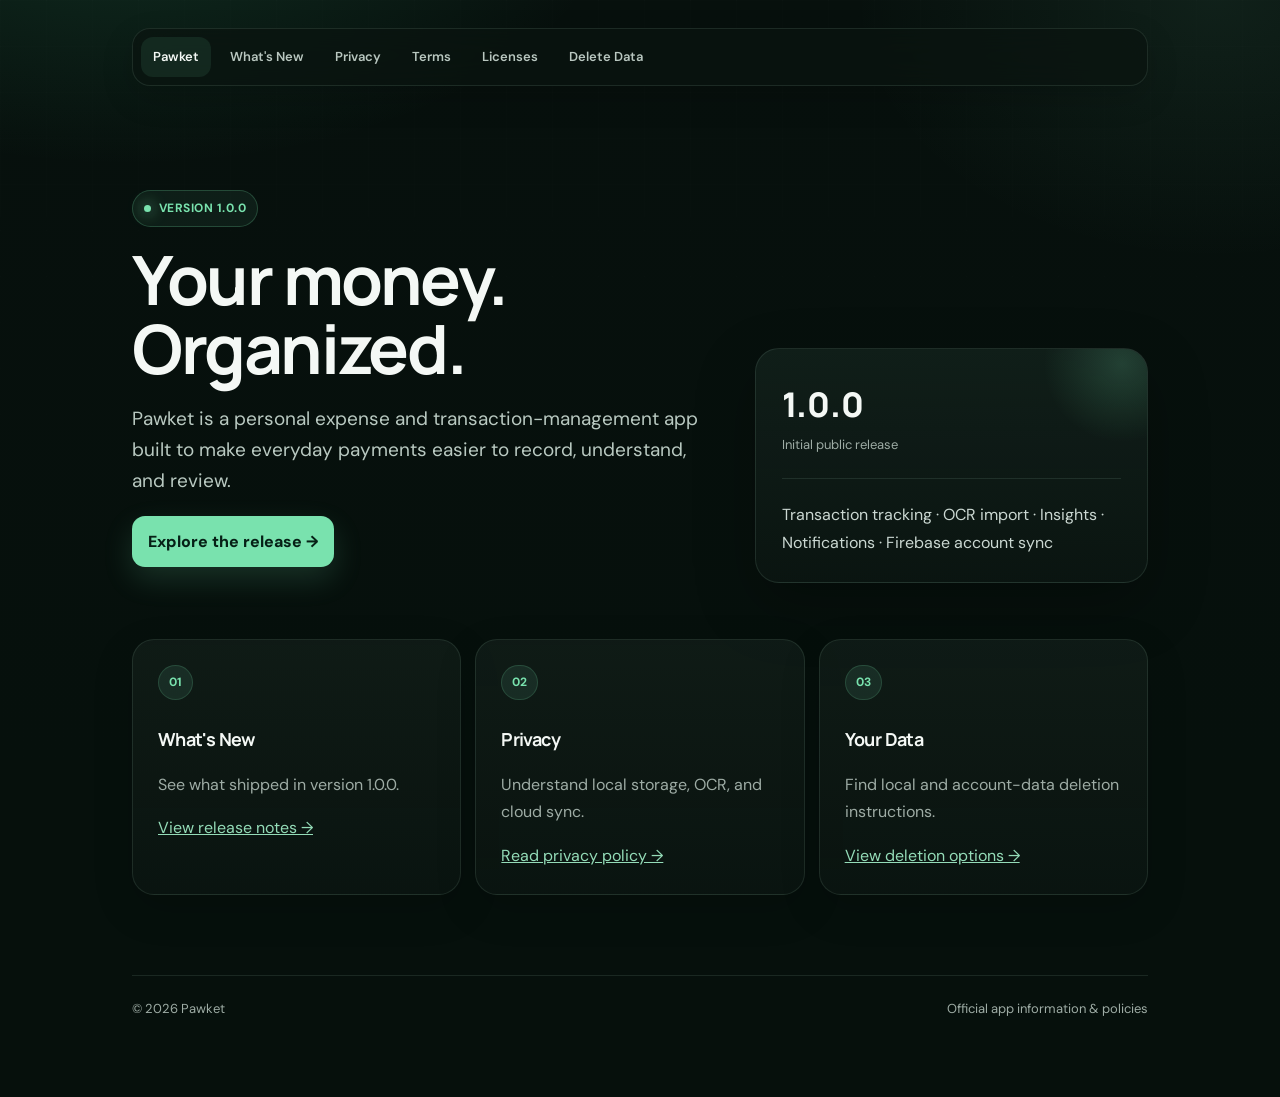
<file: index.html>
<!doctype html><html lang="en"><head><meta charset="utf-8"><meta name="viewport" content="width=device-width,initial-scale=1"><meta name="theme-color" content="#07100d"><title>Pawket — Official</title><link rel="stylesheet" href="styles.css"></head><body><main>
<nav><a href="index.html">Pawket</a><a href="whats-new.html">What's New</a><a href="privacy.html">Privacy</a><a href="terms.html">Terms</a><a href="licenses.html">Licenses</a><a href="delete-account.html">Delete Data</a></nav>
<section class="hero"><div><span class="eyebrow"><span class="dot"></span> Version 1.0.0</span><h1>Your money.<br>Organized.</h1><p class="lead">Pawket is a personal expense and transaction-management app built to make everyday payments easier to record, understand, and review.</p><p><a class="cta" href="whats-new.html">Explore the release →</a></p></div><div class="hero-card"><div class="metric">1.0.0</div><div class="metric-label">Initial public release</div><div style="height:1px;background:var(--line);margin:22px 0"></div><p style="margin:0;color:#cbd8d2">Transaction tracking · OCR import · Insights · Notifications · Firebase account sync</p></div></section>
<div class="grid"><div class="card"><span class="pill">01</span><h3>What's New</h3><p class="muted">See what shipped in version 1.0.0.</p><a href="whats-new.html">View release notes →</a></div><div class="card"><span class="pill">02</span><h3>Privacy</h3><p class="muted">Understand local storage, OCR, and cloud sync.</p><a href="privacy.html">Read privacy policy →</a></div><div class="card"><span class="pill">03</span><h3>Your Data</h3><p class="muted">Find local and account-data deletion instructions.</p><a href="delete-account.html">View deletion options →</a></div></div>
<footer><span>© 2026 Pawket</span><span>Official app information &amp; policies</span></footer></main></body></html>
</file>
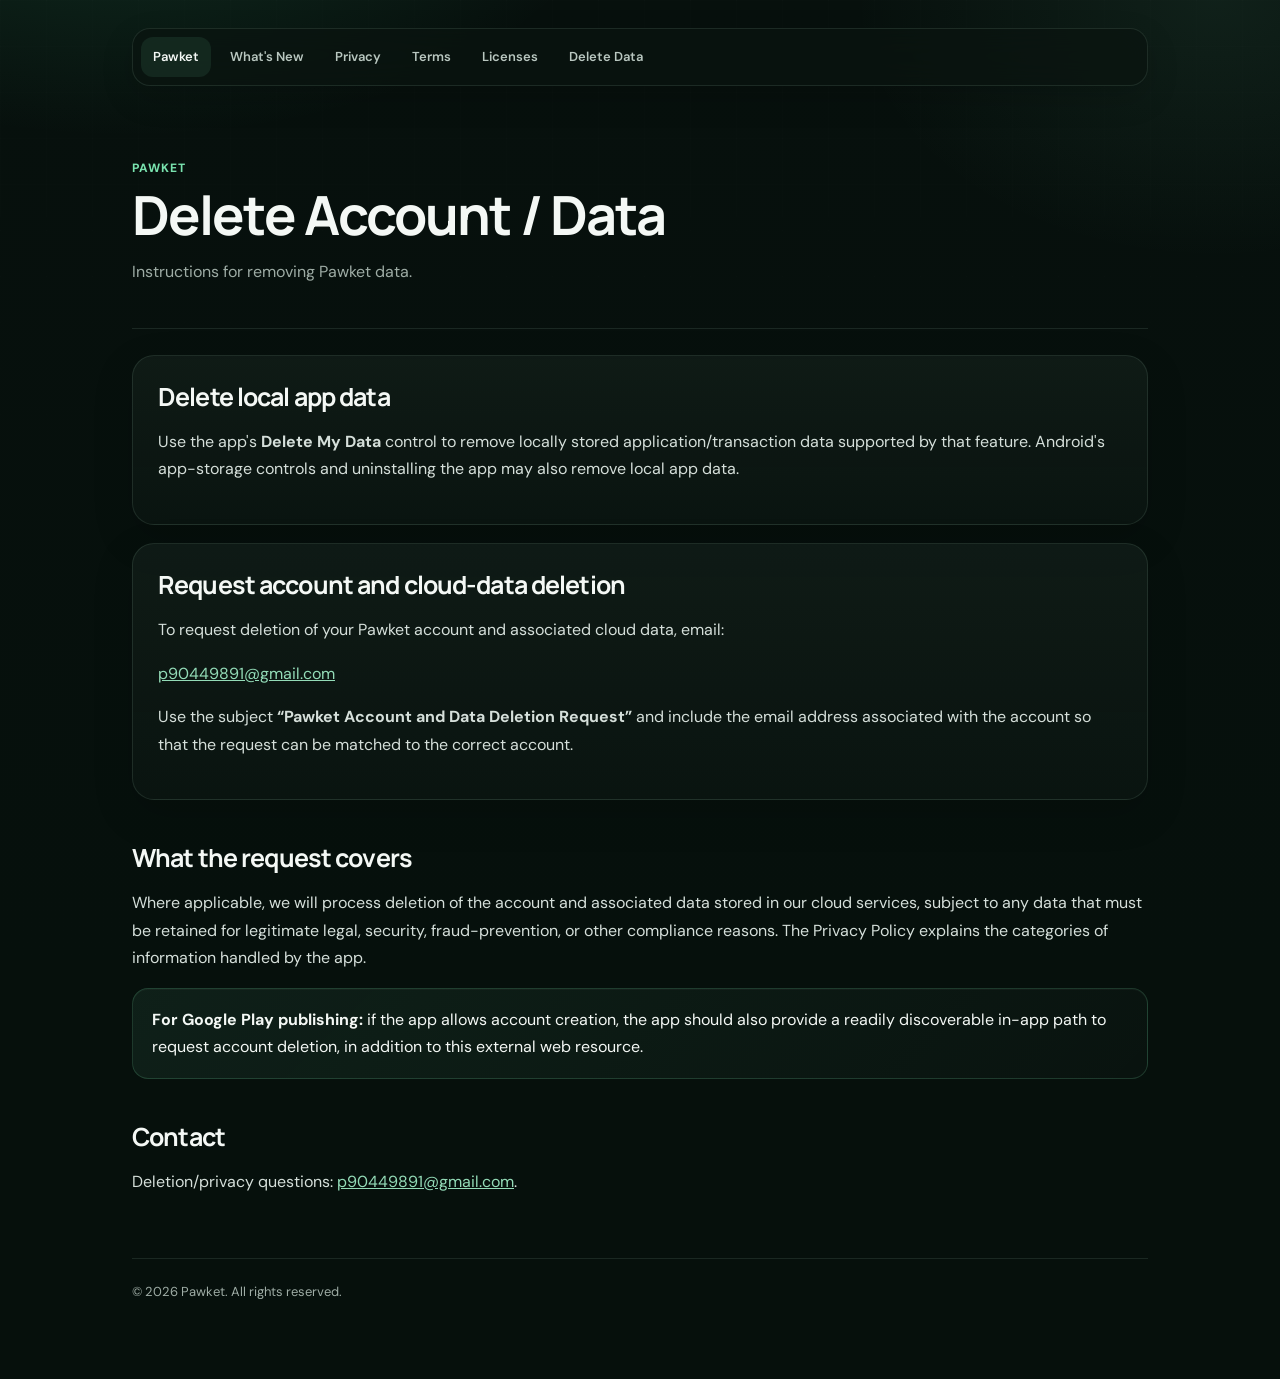
<file: delete-account.html>
<!doctype html>
<html lang="en"><head><meta charset="utf-8"><meta name="viewport" content="width=device-width,initial-scale=1"><title>Delete Account / Data — Pawket</title><link rel="stylesheet" href="styles.css"></head>
<body><main>
<nav><a href="index.html">Pawket</a><a href="whats-new.html">What's New</a><a href="privacy.html">Privacy</a><a href="terms.html">Terms</a><a href="licenses.html">Licenses</a><a href="delete-account.html">Delete Data</a></nav>
<div class="doc-head"><div class="kicker">Pawket</div><h1>Delete Account / Data</h1>
<p class="muted">Instructions for removing Pawket data.</p>
</div>
<div class="card"><h2>Delete local app data</h2><p>Use the app's <strong>Delete My Data</strong> control to remove locally stored application/transaction data supported by that feature. Android's app-storage controls and uninstalling the app may also remove local app data.</p></div>
<div class="card"><h2>Request account and cloud-data deletion</h2><p>To request deletion of your Pawket account and associated cloud data, email:</p><p><a href="mailto:p90449891@gmail.com?subject=Pocket%20Manager%20Account%20and%20Data%20Deletion%20Request">p90449891@gmail.com</a></p><p>Use the subject <strong>“Pawket Account and Data Deletion Request”</strong> and include the email address associated with the account so that the request can be matched to the correct account.</p></div>
<h2>What the request covers</h2><p>Where applicable, we will process deletion of the account and associated data stored in our cloud services, subject to any data that must be retained for legitimate legal, security, fraud-prevention, or other compliance reasons. The Privacy Policy explains the categories of information handled by the app.</p>
<div class="notice"><strong>For Google Play publishing:</strong> if the app allows account creation, the app should also provide a readily discoverable in-app path to request account deletion, in addition to this external web resource.</div>
<h2>Contact</h2><p>Deletion/privacy questions: <a href="mailto:p90449891@gmail.com">p90449891@gmail.com</a>.</p>
<footer>© 2026 Pawket. All rights reserved.</footer>
</main></body></html>
</file>
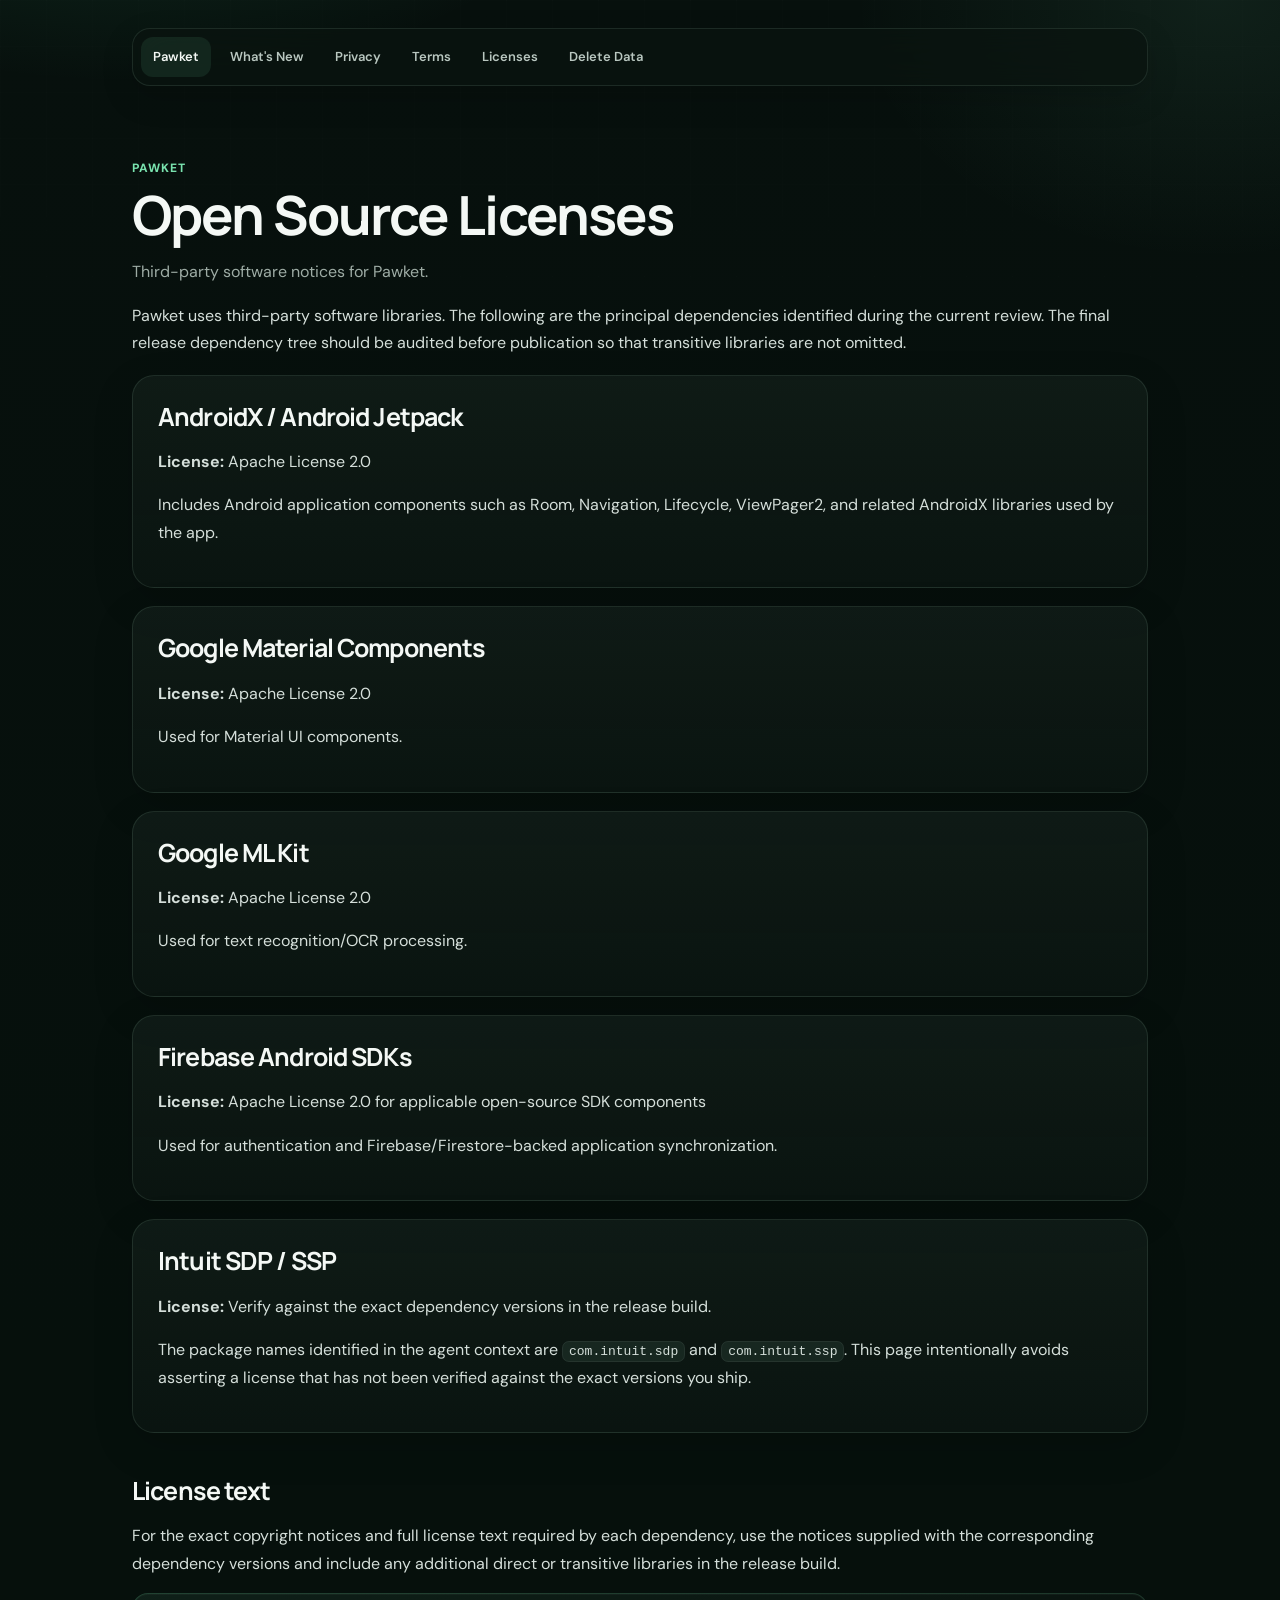
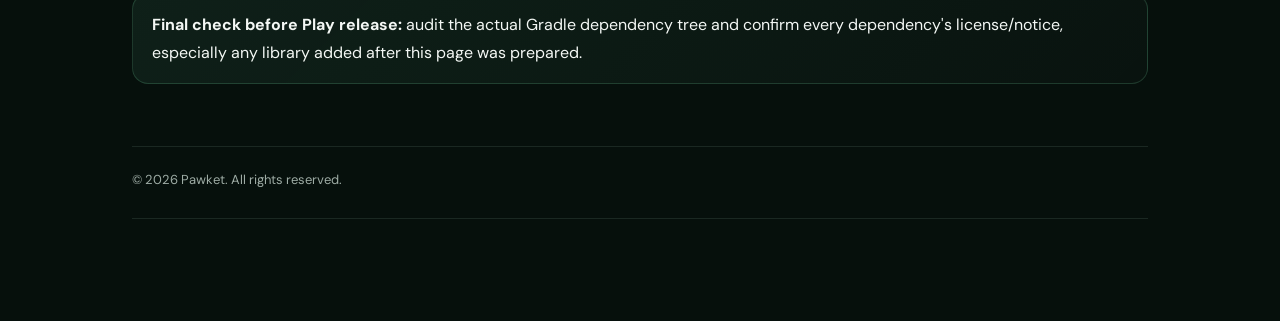
<file: licenses.html>
<!doctype html>
<html lang="en"><head><meta charset="utf-8"><meta name="viewport" content="width=device-width,initial-scale=1"><title>Open Source Licenses — Pawket</title><link rel="stylesheet" href="styles.css"></head>
<body><main>
<nav><a href="index.html">Pawket</a><a href="whats-new.html">What's New</a><a href="privacy.html">Privacy</a><a href="terms.html">Terms</a><a href="licenses.html">Licenses</a><a href="delete-account.html">Delete Data</a></nav>
<div class="doc-head"><div class="kicker">Pawket</div><h1>Open Source Licenses</h1><p class="muted">Third-party software notices for Pawket.</p>
<p>Pawket uses third-party software libraries. The following are the principal dependencies identified during the current review. The final release dependency tree should be audited before publication so that transitive libraries are not omitted.</p>
<div class="card"><h2>AndroidX / Android Jetpack</h2><p><strong>License:</strong> Apache License 2.0</p><p>Includes Android application components such as Room, Navigation, Lifecycle, ViewPager2, and related AndroidX libraries used by the app.</p></div>
<div class="card"><h2>Google Material Components</h2><p><strong>License:</strong> Apache License 2.0</p><p>Used for Material UI components.</p></div>
<div class="card"><h2>Google ML Kit</h2><p><strong>License:</strong> Apache License 2.0</p><p>Used for text recognition/OCR processing.</p></div>
<div class="card"><h2>Firebase Android SDKs</h2><p><strong>License:</strong> Apache License 2.0 for applicable open-source SDK components</p><p>Used for authentication and Firebase/Firestore-backed application synchronization.</p></div>
<div class="card"><h2>Intuit SDP / SSP</h2><p><strong>License:</strong> Verify against the exact dependency versions in the release build.</p><p>The package names identified in the agent context are <code>com.intuit.sdp</code> and <code>com.intuit.ssp</code>. This page intentionally avoids asserting a license that has not been verified against the exact versions you ship.</p></div>
<h2>License text</h2><p>For the exact copyright notices and full license text required by each dependency, use the notices supplied with the corresponding dependency versions and include any additional direct or transitive libraries in the release build.</p>
<div class="notice"><strong>Final check before Play release:</strong> audit the actual Gradle dependency tree and confirm every dependency's license/notice, especially any library added after this page was prepared.</div>
<footer>© 2026 Pawket. All rights reserved.</footer>
</main></body></html>
</file>
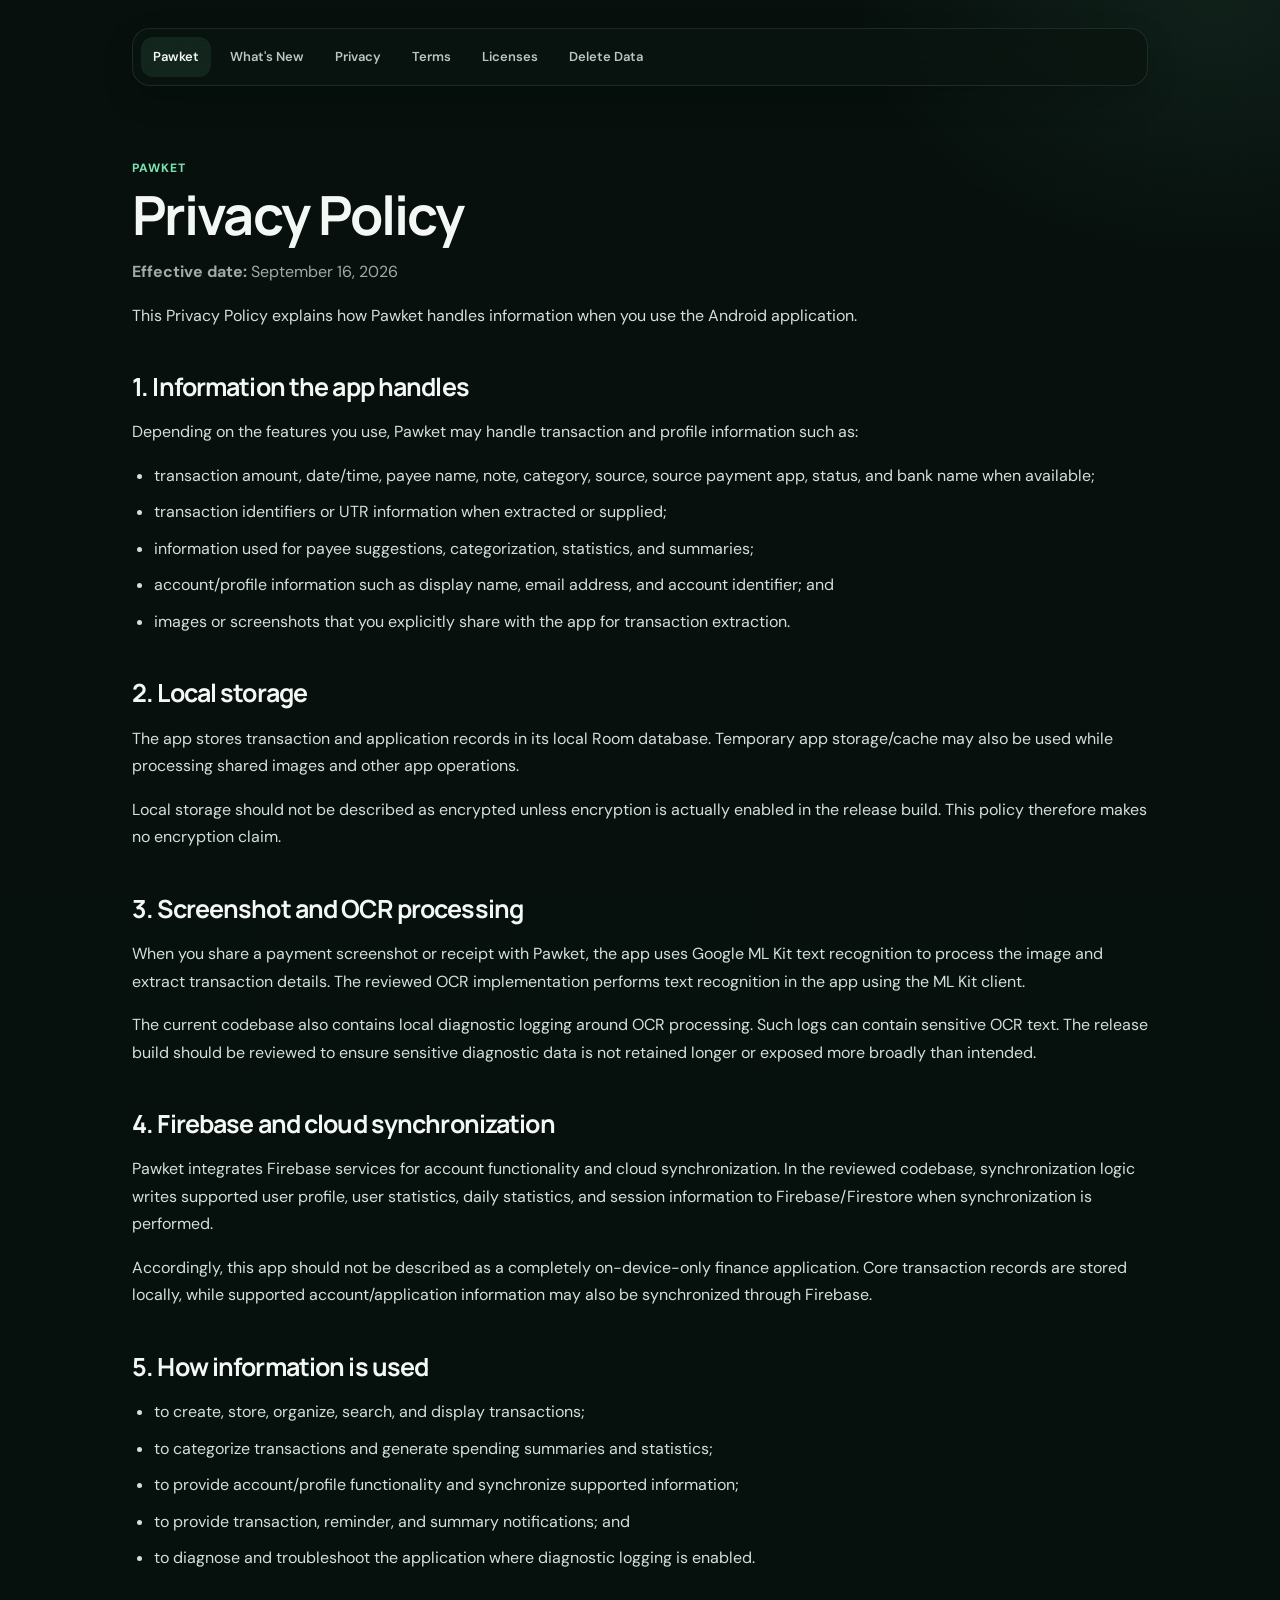
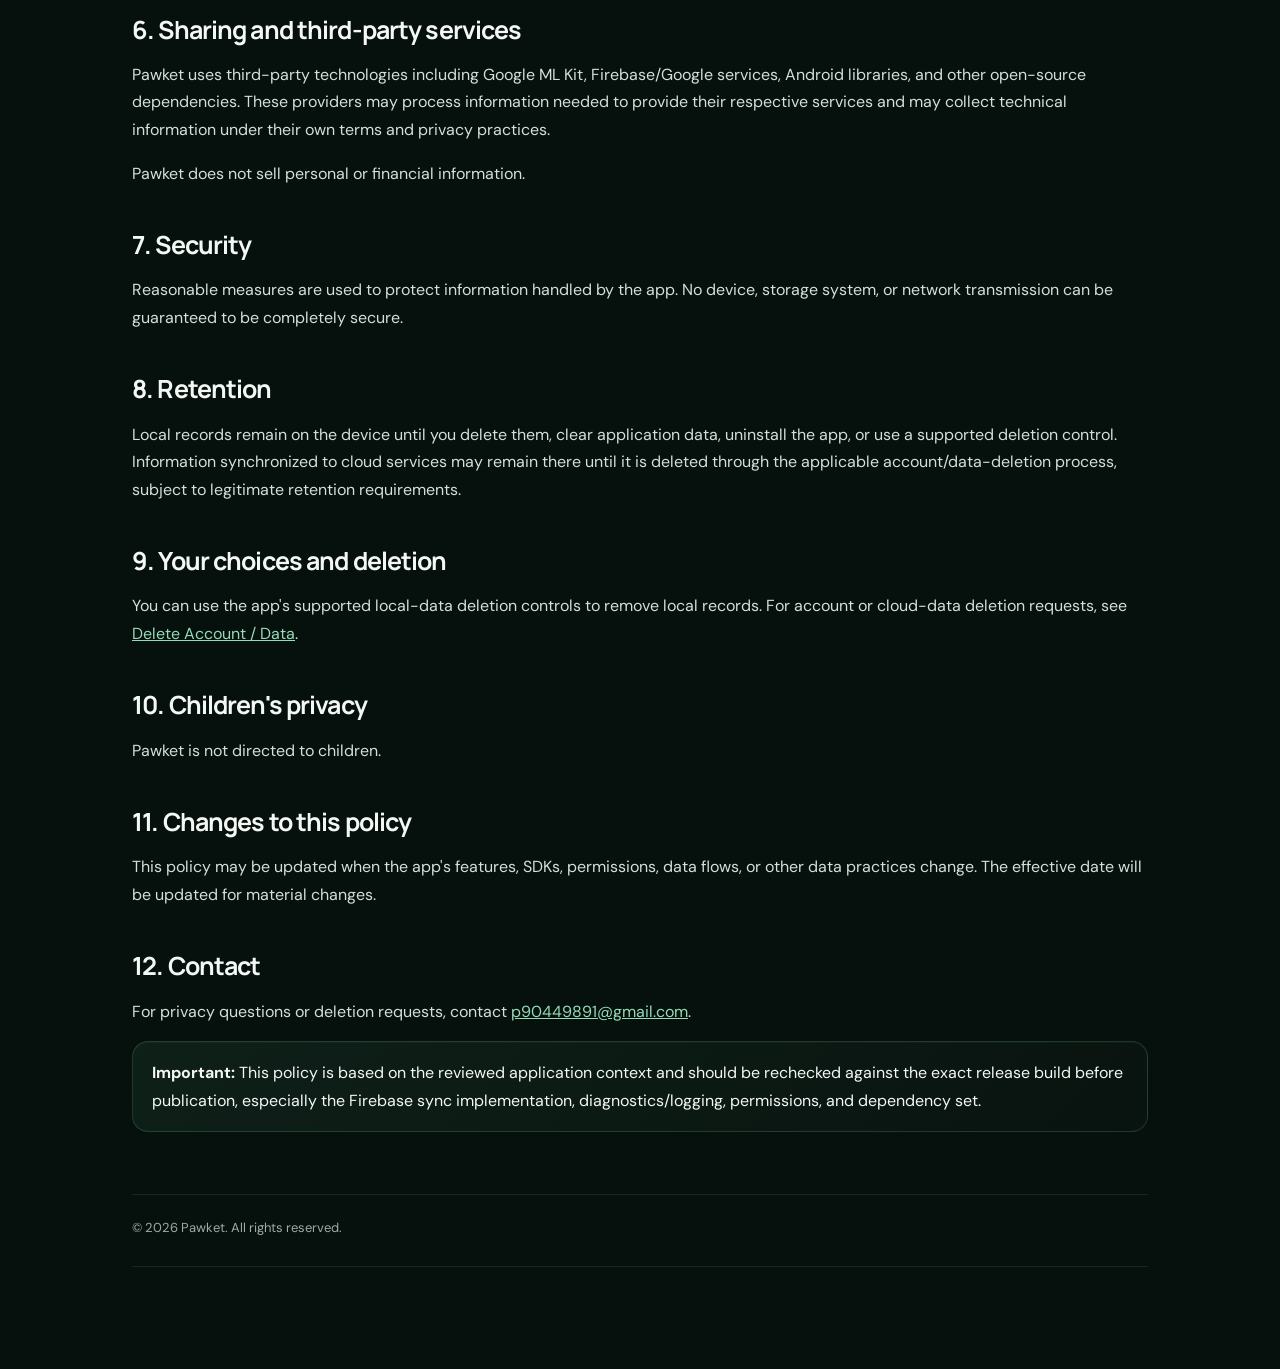
<file: privacy.html>
<!doctype html>
<html lang="en"><head><meta charset="utf-8"><meta name="viewport" content="width=device-width,initial-scale=1"><title>Privacy Policy — Pawket</title><link rel="stylesheet" href="styles.css"></head>
<body><main>
<nav><a href="index.html">Pawket</a><a href="whats-new.html">What's New</a><a href="privacy.html">Privacy</a><a href="terms.html">Terms</a><a href="licenses.html">Licenses</a><a href="delete-account.html">Delete Data</a></nav>
<div class="doc-head"><div class="kicker">Pawket</div><h1>Privacy Policy</h1><p class="muted"><strong>Effective date:</strong> September 16, 2026</p>
<p>This Privacy Policy explains how Pawket handles information when you use the Android application.</p>
<h2>1. Information the app handles</h2>
<p>Depending on the features you use, Pawket may handle transaction and profile information such as:</p>
<ul><li>transaction amount, date/time, payee name, note, category, source, source payment app, status, and bank name when available;</li><li>transaction identifiers or UTR information when extracted or supplied;</li><li>information used for payee suggestions, categorization, statistics, and summaries;</li><li>account/profile information such as display name, email address, and account identifier; and</li><li>images or screenshots that you explicitly share with the app for transaction extraction.</li></ul>
<h2>2. Local storage</h2>
<p>The app stores transaction and application records in its local Room database. Temporary app storage/cache may also be used while processing shared images and other app operations.</p>
<p>Local storage should not be described as encrypted unless encryption is actually enabled in the release build. This policy therefore makes no encryption claim.</p>
<h2>3. Screenshot and OCR processing</h2>
<p>When you share a payment screenshot or receipt with Pawket, the app uses Google ML Kit text recognition to process the image and extract transaction details. The reviewed OCR implementation performs text recognition in the app using the ML Kit client.</p>
<p>The current codebase also contains local diagnostic logging around OCR processing. Such logs can contain sensitive OCR text. The release build should be reviewed to ensure sensitive diagnostic data is not retained longer or exposed more broadly than intended.</p>
<h2>4. Firebase and cloud synchronization</h2>
<p>Pawket integrates Firebase services for account functionality and cloud synchronization. In the reviewed codebase, synchronization logic writes supported user profile, user statistics, daily statistics, and session information to Firebase/Firestore when synchronization is performed.</p>
<p>Accordingly, this app should not be described as a completely on-device-only finance application. Core transaction records are stored locally, while supported account/application information may also be synchronized through Firebase.</p>
<h2>5. How information is used</h2>
<ul><li>to create, store, organize, search, and display transactions;</li><li>to categorize transactions and generate spending summaries and statistics;</li><li>to provide account/profile functionality and synchronize supported information;</li><li>to provide transaction, reminder, and summary notifications; and</li><li>to diagnose and troubleshoot the application where diagnostic logging is enabled.</li></ul>
<h2>6. Sharing and third-party services</h2>
<p>Pawket uses third-party technologies including Google ML Kit, Firebase/Google services, Android libraries, and other open-source dependencies. These providers may process information needed to provide their respective services and may collect technical information under their own terms and privacy practices.</p>
<p>Pawket does not sell personal or financial information.</p>
<h2>7. Security</h2>
<p>Reasonable measures are used to protect information handled by the app. No device, storage system, or network transmission can be guaranteed to be completely secure.</p>
<h2>8. Retention</h2>
<p>Local records remain on the device until you delete them, clear application data, uninstall the app, or use a supported deletion control. Information synchronized to cloud services may remain there until it is deleted through the applicable account/data-deletion process, subject to legitimate retention requirements.</p>
<h2>9. Your choices and deletion</h2>
<p>You can use the app's supported local-data deletion controls to remove local records. For account or cloud-data deletion requests, see <a href="delete-account.html">Delete Account / Data</a>.</p>
<h2>10. Children's privacy</h2>
<p>Pawket is not directed to children.</p>
<h2>11. Changes to this policy</h2>
<p>This policy may be updated when the app's features, SDKs, permissions, data flows, or other data practices change. The effective date will be updated for material changes.</p>
<h2>12. Contact</h2>
<p>For privacy questions or deletion requests, contact <a href="mailto:p90449891@gmail.com">p90449891@gmail.com</a>.</p>
<div class="notice"><strong>Important:</strong> This policy is based on the reviewed application context and should be rechecked against the exact release build before publication, especially the Firebase sync implementation, diagnostics/logging, permissions, and dependency set.</div>
<footer>© 2026 Pawket. All rights reserved.</footer>
</main></body></html>
</file>
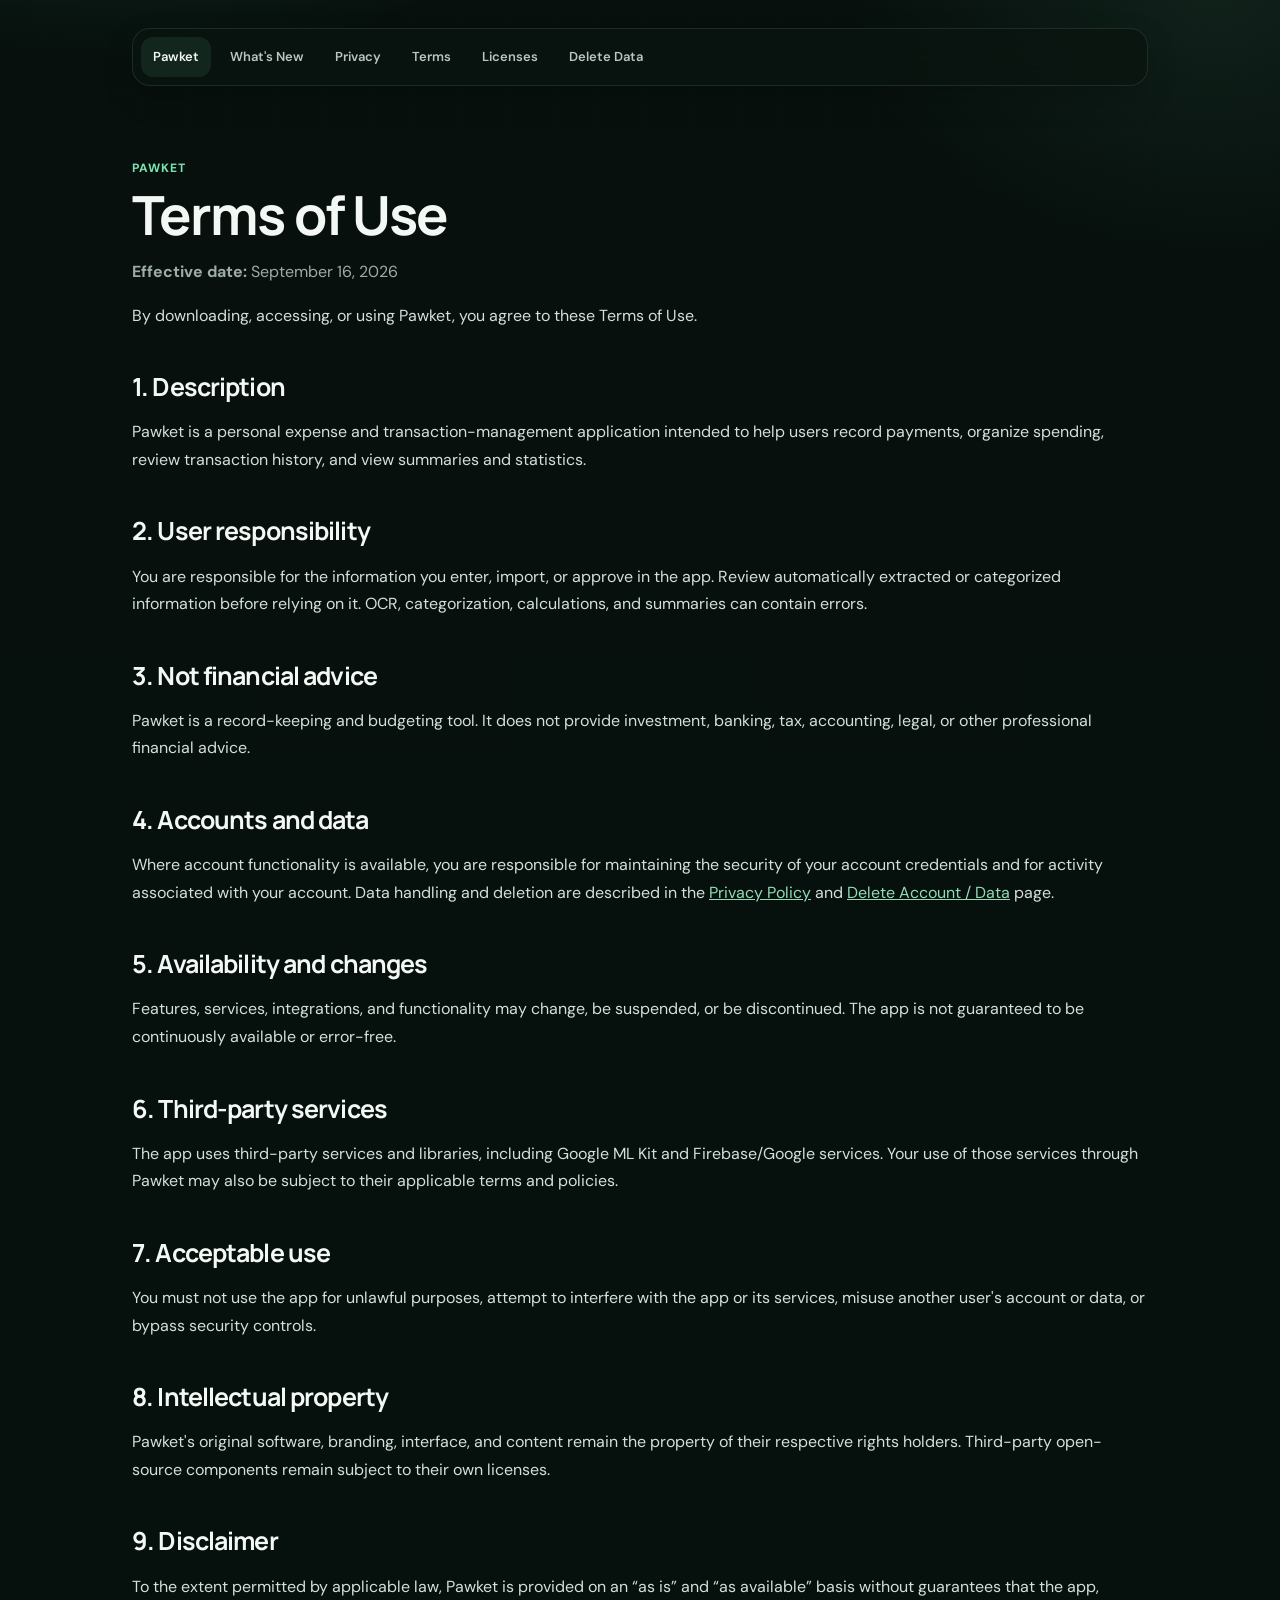
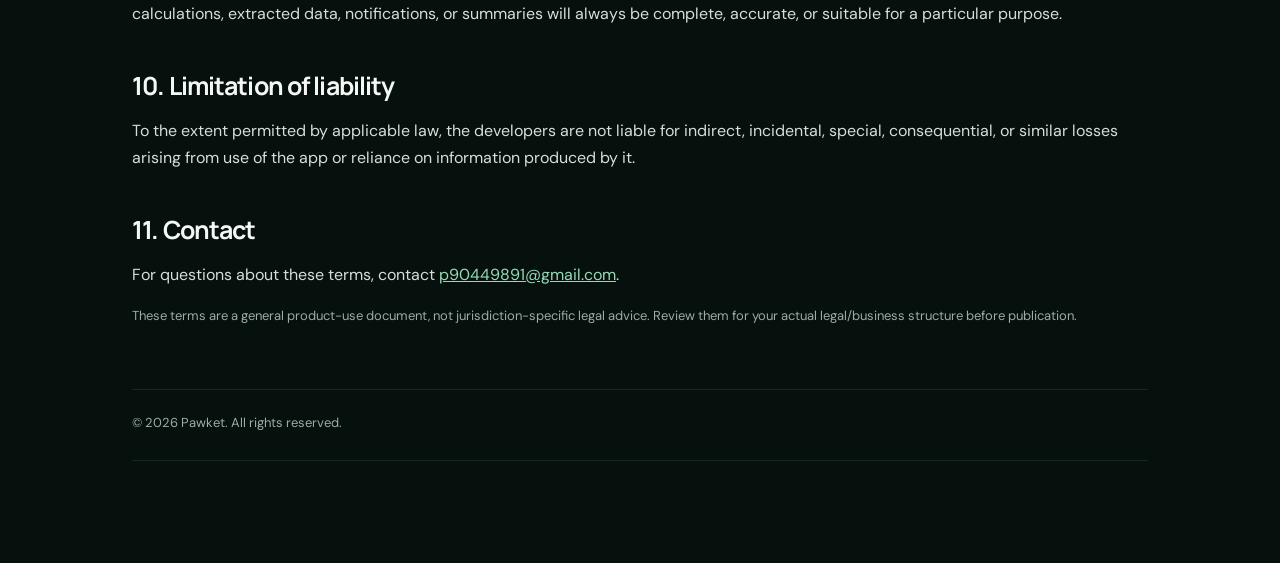
<file: terms.html>
<!doctype html>
<html lang="en"><head><meta charset="utf-8"><meta name="viewport" content="width=device-width,initial-scale=1"><title>Terms of Use — Pawket</title><link rel="stylesheet" href="styles.css"></head>
<body><main>
<nav><a href="index.html">Pawket</a><a href="whats-new.html">What's New</a><a href="privacy.html">Privacy</a><a href="terms.html">Terms</a><a href="licenses.html">Licenses</a><a href="delete-account.html">Delete Data</a></nav>
<div class="doc-head"><div class="kicker">Pawket</div><h1>Terms of Use</h1><p class="muted"><strong>Effective date:</strong> September 16, 2026</p>
<p>By downloading, accessing, or using Pawket, you agree to these Terms of Use.</p>
<h2>1. Description</h2><p>Pawket is a personal expense and transaction-management application intended to help users record payments, organize spending, review transaction history, and view summaries and statistics.</p>
<h2>2. User responsibility</h2><p>You are responsible for the information you enter, import, or approve in the app. Review automatically extracted or categorized information before relying on it. OCR, categorization, calculations, and summaries can contain errors.</p>
<h2>3. Not financial advice</h2><p>Pawket is a record-keeping and budgeting tool. It does not provide investment, banking, tax, accounting, legal, or other professional financial advice.</p>
<h2>4. Accounts and data</h2><p>Where account functionality is available, you are responsible for maintaining the security of your account credentials and for activity associated with your account. Data handling and deletion are described in the <a href="privacy.html">Privacy Policy</a> and <a href="delete-account.html">Delete Account / Data</a> page.</p>
<h2>5. Availability and changes</h2><p>Features, services, integrations, and functionality may change, be suspended, or be discontinued. The app is not guaranteed to be continuously available or error-free.</p>
<h2>6. Third-party services</h2><p>The app uses third-party services and libraries, including Google ML Kit and Firebase/Google services. Your use of those services through Pawket may also be subject to their applicable terms and policies.</p>
<h2>7. Acceptable use</h2><p>You must not use the app for unlawful purposes, attempt to interfere with the app or its services, misuse another user's account or data, or bypass security controls.</p>
<h2>8. Intellectual property</h2><p>Pawket's original software, branding, interface, and content remain the property of their respective rights holders. Third-party open-source components remain subject to their own licenses.</p>
<h2>9. Disclaimer</h2><p>To the extent permitted by applicable law, Pawket is provided on an “as is” and “as available” basis without guarantees that the app, calculations, extracted data, notifications, or summaries will always be complete, accurate, or suitable for a particular purpose.</p>
<h2>10. Limitation of liability</h2><p>To the extent permitted by applicable law, the developers are not liable for indirect, incidental, special, consequential, or similar losses arising from use of the app or reliance on information produced by it.</p>
<h2>11. Contact</h2><p>For questions about these terms, contact <a href="mailto:p90449891@gmail.com">p90449891@gmail.com</a>.</p>
<p class="small">These terms are a general product-use document, not jurisdiction-specific legal advice. Review them for your actual legal/business structure before publication.</p>
<footer>© 2026 Pawket. All rights reserved.</footer>
</main></body></html>
</file>
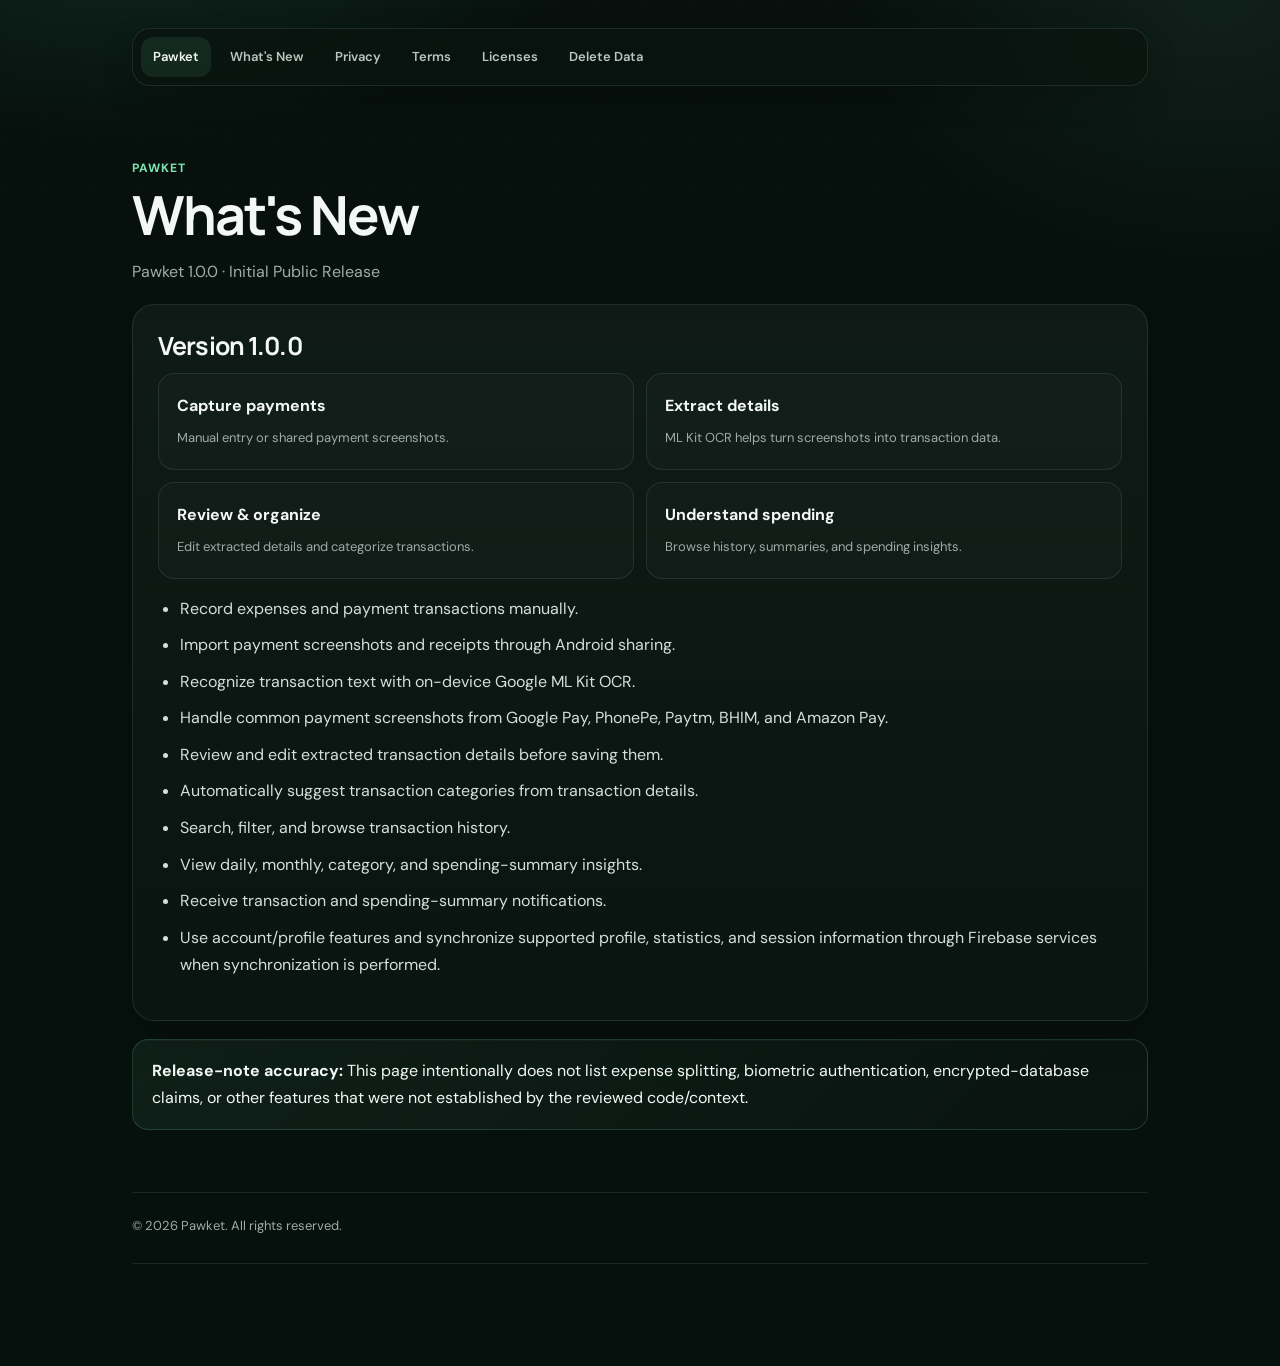
<file: whats-new.html>
<!doctype html>
<html lang="en"><head><meta charset="utf-8"><meta name="viewport" content="width=device-width,initial-scale=1"><title>What's New — Pawket</title><link rel="stylesheet" href="styles.css"></head>
<body><main>
<nav><a href="index.html">Pawket</a><a href="whats-new.html">What's New</a><a href="privacy.html">Privacy</a><a href="terms.html">Terms</a><a href="licenses.html">Licenses</a><a href="delete-account.html">Delete Data</a></nav>
<div class="doc-head"><div class="kicker">Pawket</div><h1>What's New</h1><p class="muted">Pawket 1.0.0 · Initial Public Release</p>
<div class="card"><h2>Version 1.0.0</h2><div class="feature-list"><div class="feature"><strong>Capture payments</strong><span class="small">Manual entry or shared payment screenshots.</span></div><div class="feature"><strong>Extract details</strong><span class="small">ML Kit OCR helps turn screenshots into transaction data.</span></div><div class="feature"><strong>Review &amp; organize</strong><span class="small">Edit extracted details and categorize transactions.</span></div><div class="feature"><strong>Understand spending</strong><span class="small">Browse history, summaries, and spending insights.</span></div></div><ul>
<li>Record expenses and payment transactions manually.</li>
<li>Import payment screenshots and receipts through Android sharing.</li>
<li>Recognize transaction text with on-device Google ML Kit OCR.</li>
<li>Handle common payment screenshots from Google Pay, PhonePe, Paytm, BHIM, and Amazon Pay.</li>
<li>Review and edit extracted transaction details before saving them.</li>
<li>Automatically suggest transaction categories from transaction details.</li>
<li>Search, filter, and browse transaction history.</li>
<li>View daily, monthly, category, and spending-summary insights.</li>
<li>Receive transaction and spending-summary notifications.</li>
<li>Use account/profile features and synchronize supported profile, statistics, and session information through Firebase services when synchronization is performed.</li>
</ul></div>
<div class="notice"><strong>Release-note accuracy:</strong> This page intentionally does not list expense splitting, biometric authentication, encrypted-database claims, or other features that were not established by the reviewed code/context.</div>
<footer>© 2026 Pawket. All rights reserved.</footer>
</main></body></html>
</file>
<file: styles.css>
@import url('https://fonts.googleapis.com/css2?family=DM+Sans:wght@400;500;600;700&family=Manrope:wght@600;700;800&display=swap');
:root{--bg:#07100d;--bg2:#0b1713;--panel:rgba(16,27,23,.76);--panel2:#101d18;--text:#f4f8f5;--muted:#9eaca5;--accent:#79e2ae;--accent2:#44c98a;--line:rgba(150,190,172,.14);--link:#94dcb8;--shadow:0 22px 60px rgba(0,0,0,.28);--radius:22px}
*{box-sizing:border-box}html{scroll-behavior:smooth}body{margin:0;min-height:100vh;background:radial-gradient(900px 500px at 10% -10%,rgba(65,201,139,.16),transparent 55%),radial-gradient(700px 500px at 95% 0%,rgba(121,226,174,.08),transparent 52%),linear-gradient(180deg,var(--bg),#06100c 70%);color:var(--text);font-family:'DM Sans',-apple-system,BlinkMacSystemFont,'Segoe UI',sans-serif;line-height:1.72}body:before{content:"";position:fixed;inset:0;pointer-events:none;background-image:linear-gradient(rgba(255,255,255,.018) 1px,transparent 1px),linear-gradient(90deg,rgba(255,255,255,.018) 1px,transparent 1px);background-size:46px 46px;mask-image:linear-gradient(to bottom,rgba(0,0,0,.45),transparent 72%)}
main{max-width:1060px;margin:auto;padding:28px 22px 76px;position:relative}a{color:var(--link)}a:hover{color:#c6f1da}nav{position:sticky;top:14px;z-index:5;display:flex;gap:7px;flex-wrap:wrap;margin:0 0 50px;padding:8px;background:rgba(10,20,16,.72);backdrop-filter:blur(18px);border:1px solid var(--line);border-radius:18px;box-shadow:0 12px 32px rgba(0,0,0,.16)}nav a{padding:9px 12px;color:#b9c7c0;text-decoration:none;font-size:13px;font-weight:600;border-radius:12px}nav a:hover,nav a[href$="index.html"]:first-child{background:rgba(121,226,174,.09);color:var(--text)}
.hero{padding:54px 0 38px;display:grid;grid-template-columns:1.2fr .8fr;gap:34px;align-items:end}.eyebrow{display:inline-flex;align-items:center;gap:8px;padding:7px 11px;border:1px solid rgba(121,226,174,.22);background:rgba(121,226,174,.07);border-radius:999px;color:var(--accent);font-size:12px;font-weight:700;letter-spacing:.04em;text-transform:uppercase}.dot{width:7px;height:7px;border-radius:50%;background:var(--accent);box-shadow:0 0 15px var(--accent)}h1,h2,h3{font-family:Manrope,'DM Sans',sans-serif;letter-spacing:-.035em}h1{font-size:clamp(40px,6vw,68px);line-height:1.02;margin:18px 0 16px;max-width:760px}h2{font-size:25px;margin:42px 0 12px;line-height:1.25}h3{font-size:18px;margin:24px 0 8px}p,li{color:#d5dfda}.lead{font-size:19px;line-height:1.65;color:#b9c9c1;max-width:720px}.muted{color:var(--muted)}
.hero-card{padding:26px;border:1px solid var(--line);background:linear-gradient(180deg,rgba(18,32,27,.88),rgba(12,23,19,.76));border-radius:24px;box-shadow:var(--shadow);position:relative;overflow:hidden}.hero-card:after{content:"";position:absolute;width:170px;height:170px;border-radius:50%;right:-60px;top:-70px;background:radial-gradient(circle,rgba(121,226,174,.18),transparent 65%)}.metric{font-family:Manrope;font-size:34px;font-weight:800}.metric-label{color:var(--muted);font-size:13px}.grid{display:grid;grid-template-columns:repeat(3,1fr);gap:14px}.card{background:linear-gradient(180deg,rgba(17,29,24,.82),rgba(12,22,18,.72));border:1px solid var(--line);border-radius:var(--radius);padding:25px;margin:18px 0;box-shadow:0 14px 40px rgba(0,0,0,.16)}.card h2{margin-top:0}.card:hover{border-color:rgba(121,226,174,.24);transform:translateY(-1px);transition:.2s ease}.pill{display:inline-flex;align-items:center;padding:6px 10px;border-radius:999px;background:rgba(121,226,174,.1);border:1px solid rgba(121,226,174,.17);color:var(--accent);font-size:12px;font-weight:700}.notice{border:1px solid rgba(121,226,174,.18);background:linear-gradient(135deg,rgba(121,226,174,.08),rgba(255,255,255,.015));padding:17px 19px;border-radius:16px;box-shadow:inset 0 1px 0 rgba(255,255,255,.03)}ul{padding-left:22px}li{margin:9px 0}code{background:#172720;border:1px solid rgba(255,255,255,.06);padding:2px 6px;border-radius:7px}table{width:100%;border-collapse:separate;border-spacing:0;margin:18px 0;border:1px solid var(--line);border-radius:16px;overflow:hidden;background:rgba(12,23,19,.55)}th,td{text-align:left;padding:13px 12px;border-bottom:1px solid var(--line);vertical-align:top}tr:last-child td{border-bottom:0}th{color:var(--text);background:rgba(255,255,255,.025)}td{color:#d5dfda}.doc-head{padding:22px 0 26px;border-bottom:1px solid var(--line);margin-bottom:26px}.doc-head h1{font-size:clamp(36px,5vw,54px);margin:8px 0 8px}.kicker{color:var(--accent);font-size:12px;font-weight:800;text-transform:uppercase;letter-spacing:.08em}.cards-2{display:grid;grid-template-columns:repeat(2,1fr);gap:14px}.cards-2 .card{margin:0}.feature-list{display:grid;grid-template-columns:repeat(2,1fr);gap:12px}.feature{padding:18px;border:1px solid var(--line);border-radius:16px;background:rgba(255,255,255,.02)}.feature strong{display:block;margin-bottom:4px}.small{font-size:13px;color:var(--muted)}footer{margin-top:62px;padding-top:22px;border-top:1px solid var(--line);font-size:13px;color:var(--muted);display:flex;justify-content:space-between;gap:16px;flex-wrap:wrap}.cta{display:inline-flex;gap:9px;align-items:center;padding:12px 16px;border-radius:13px;background:var(--accent);color:#062016;font-weight:800;text-decoration:none;box-shadow:0 12px 30px rgba(121,226,174,.16)}.cta:hover{color:#062016;filter:brightness(1.06)}
@media(max-width:800px){.hero{grid-template-columns:1fr}.grid,.cards-2,.feature-list{grid-template-columns:1fr}nav{position:relative;top:0;margin-bottom:28px}h1{font-size:44px}}
@media(prefers-reduced-motion:no-preference){.hero-card,.card{animation:rise .45s ease both}@keyframes rise{from{opacity:0;transform:translateY(8px)}to{opacity:1;transform:none}}}
</file>
